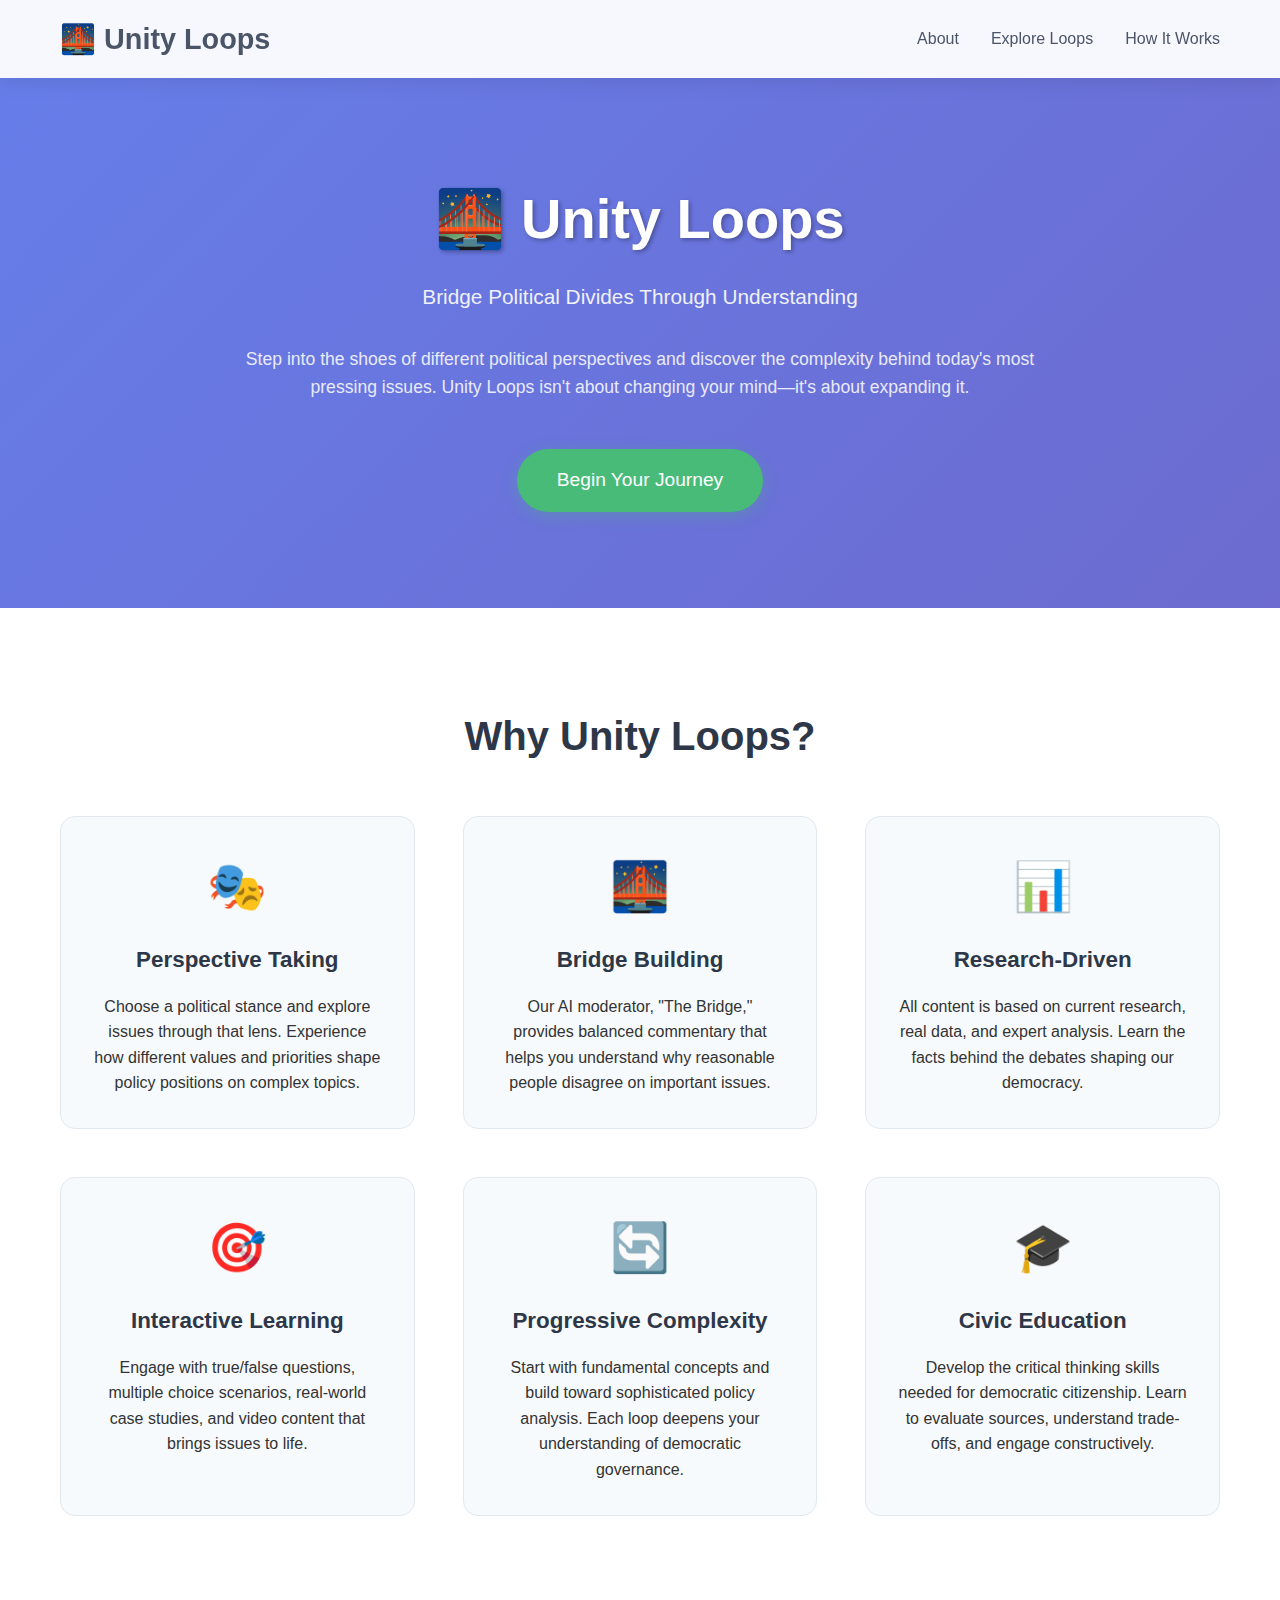
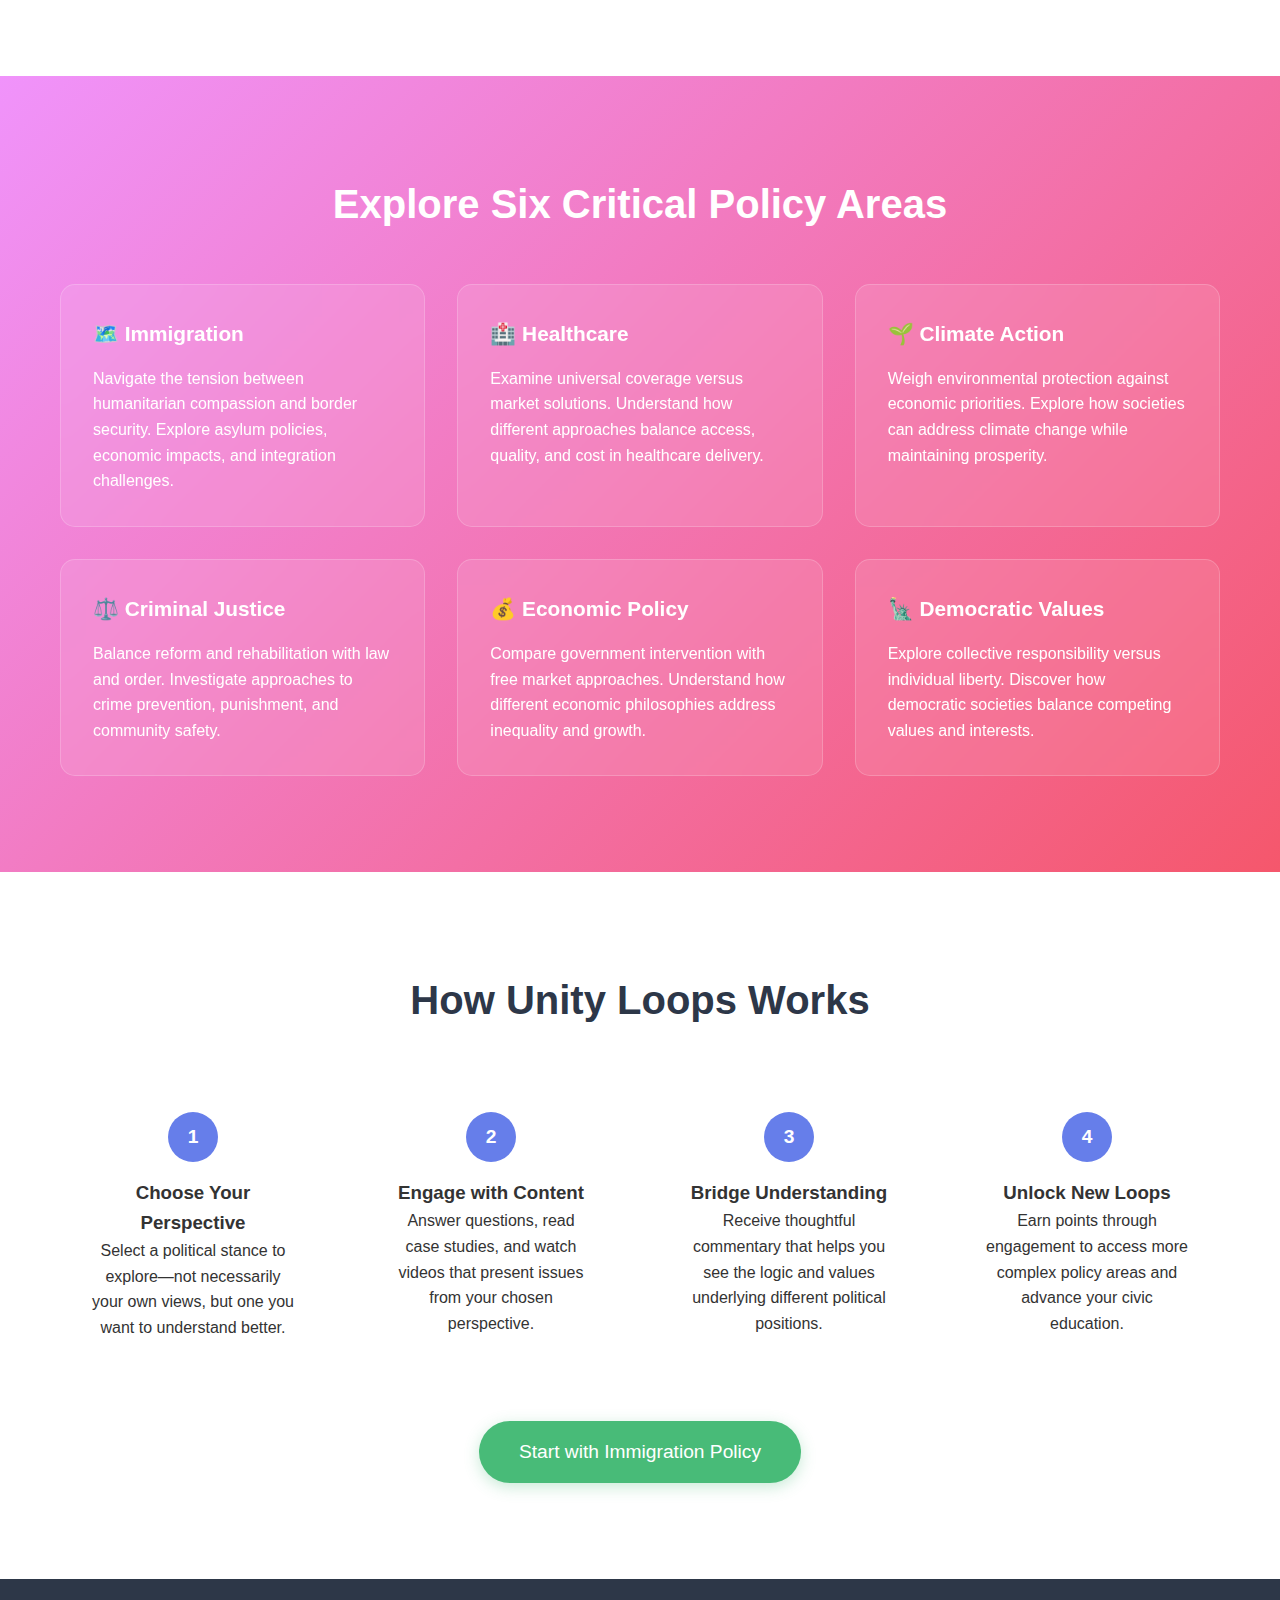
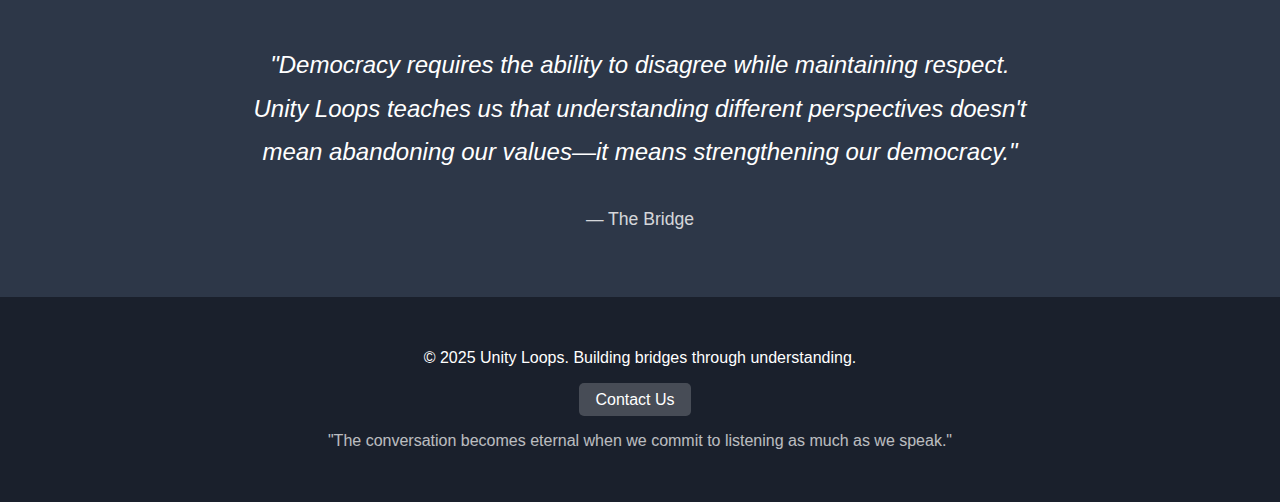
<file: index.html>
<!DOCTYPE html>
<html lang="en">
<head>
<!-- Google tag (gtag.js) -->
<script async src="https://www.googletagmanager.com/gtag/js?id=G-CG2D7DKJL5"></script>
<script>
  window.dataLayer = window.dataLayer || [];
  function gtag(){dataLayer.push(arguments);}
  gtag('js', new Date());

  gtag('config', 'G-CG2D7DKJL5');
</script>
    <meta charset="UTF-8">
    <meta name="viewport" content="width=device-width, initial-scale=1.0">
    <title>Unity Loops - Bridge Political Divides Through Understanding</title>
    <style>
        * {
            margin: 0;
            padding: 0;
            box-sizing: border-box;
        }

        body {
            font-family: 'Segoe UI', Tahoma, Geneva, Verdana, sans-serif;
            line-height: 1.6;
            color: #333;
            background: linear-gradient(135deg, #667eea 0%, #764ba2 100%);
            min-height: 100vh;
        }

        .container {
            max-width: 1200px;
            margin: 0 auto;
            padding: 0 20px;
        }

        header {
            background: rgba(255, 255, 255, 0.95);
            backdrop-filter: blur(10px);
            padding: 1rem 0;
            box-shadow: 0 2px 20px rgba(0,0,0,0.1);
        }

        nav {
            display: flex;
            justify-content: space-between;
            align-items: center;
        }

        .logo {
            font-size: 1.8rem;
            font-weight: bold;
            color: #4a5568;
        }

        .nav-links {
            display: flex;
            list-style: none;
            gap: 2rem;
        }

        .nav-links a {
            text-decoration: none;
            color: #4a5568;
            font-weight: 500;
            transition: color 0.3s ease;
        }

        .nav-links a:hover {
            color: #667eea;
        }

        .hero {
            text-align: center;
            padding: 6rem 0;
            color: white;
        }

        .hero h1 {
            font-size: 3.5rem;
            margin-bottom: 1rem;
            text-shadow: 2px 2px 4px rgba(0,0,0,0.3);
        }

        .hero .subtitle {
            font-size: 1.3rem;
            margin-bottom: 2rem;
            opacity: 0.9;
        }

        .hero .description {
            font-size: 1.1rem;
            max-width: 800px;
            margin: 0 auto 3rem;
            opacity: 0.85;
        }

        .cta-button {
            display: inline-block;
            background: #48bb78;
            color: white;
            padding: 1rem 2.5rem;
            font-size: 1.2rem;
            text-decoration: none;
            border-radius: 50px;
            transition: all 0.3s ease;
            box-shadow: 0 4px 15px rgba(72, 187, 120, 0.3);
        }

        .cta-button:hover {
            background: #38a169;
            transform: translateY(-2px);
            box-shadow: 0 6px 20px rgba(72, 187, 120, 0.4);
        }

        .features {
            background: white;
            padding: 6rem 0;
        }

        .features h2 {
            text-align: center;
            font-size: 2.5rem;
            margin-bottom: 3rem;
            color: #2d3748;
        }

        .feature-grid {
            display: grid;
            grid-template-columns: repeat(auto-fit, minmax(300px, 1fr));
            gap: 3rem;
            margin-bottom: 4rem;
        }

        .feature-card {
            background: #f7fafc;
            padding: 2rem;
            border-radius: 15px;
            text-align: center;
            transition: transform 0.3s ease;
            border: 1px solid #e2e8f0;
        }

        .feature-card:hover {
            transform: translateY(-5px);
            box-shadow: 0 10px 25px rgba(0,0,0,0.1);
        }

        .feature-icon {
            font-size: 3rem;
            margin-bottom: 1rem;
        }

        .feature-card h3 {
            font-size: 1.4rem;
            margin-bottom: 1rem;
            color: #2d3748;
        }

        .loops-section {
            background: linear-gradient(135deg, #f093fb 0%, #f5576c 100%);
            padding: 6rem 0;
            color: white;
        }

        .loops-section h2 {
            text-align: center;
            font-size: 2.5rem;
            margin-bottom: 3rem;
        }

        .loops-grid {
            display: grid;
            grid-template-columns: repeat(auto-fit, minmax(350px, 1fr));
            gap: 2rem;
        }

        .loop-card {
            background: rgba(255, 255, 255, 0.1);
            backdrop-filter: blur(10px);
            padding: 2rem;
            border-radius: 15px;
            border: 1px solid rgba(255, 255, 255, 0.2);
            transition: all 0.3s ease;
        }

        .loop-card:hover {
            background: rgba(255, 255, 255, 0.2);
            transform: translateY(-3px);
        }

        .loop-card h3 {
            font-size: 1.3rem;
            margin-bottom: 1rem;
            display: flex;
            align-items: center;
            gap: 0.5rem;
        }

        .how-it-works {
            background: white;
            padding: 6rem 0;
        }

        .how-it-works h2 {
            text-align: center;
            font-size: 2.5rem;
            margin-bottom: 3rem;
            color: #2d3748;
        }

        .steps {
            display: grid;
            grid-template-columns: repeat(auto-fit, minmax(250px, 1fr));
            gap: 2rem;
            margin-bottom: 3rem;
        }

        .step {
            text-align: center;
            padding: 2rem;
        }

        .step-number {
            display: inline-block;
            width: 50px;
            height: 50px;
            background: #667eea;
            color: white;
            border-radius: 50%;
            line-height: 50px;
            font-size: 1.2rem;
            font-weight: bold;
            margin-bottom: 1rem;
        }

        .quote-section {
            background: #2d3748;
            color: white;
            padding: 4rem 0;
            text-align: center;
        }

        .quote {
            font-size: 1.5rem;
            font-style: italic;
            max-width: 800px;
            margin: 0 auto 2rem;
            line-height: 1.8;
        }

        .quote-author {
            font-size: 1.1rem;
            opacity: 0.8;
        }

        footer {
            background: #1a202c;
            color: white;
            padding: 3rem 0;
            text-align: center;
        }

        @media (max-width: 768px) {
            .hero h1 {
                font-size: 2.5rem;
            }
            
            .hero .subtitle {
                font-size: 1.1rem;
            }
            
            .nav-links {
                display: none;
            }
        }
    </style>
</head>
<body>
    <header>
        <nav class="container">
            <div class="logo">🌉 Unity Loops</div>
            <ul class="nav-links">
                <li><a href="#about">About</a></li>
                <li><a href="#loops">Explore Loops</a></li>
                <li><a href="#how">How It Works</a></li>
            </ul>
        </nav>
    </header>

    <section class="hero">
        <div class="container">
            <h1>🌉 Unity Loops</h1>
            <p class="subtitle">Bridge Political Divides Through Understanding</p>
            <p class="description">
                Step into the shoes of different political perspectives and discover the complexity behind today's most pressing issues. 
                Unity Loops isn't about changing your mind—it's about expanding it.
            </p>
            <a href="immigration.html" class="cta-button">Begin Your Journey</a>
        </div>
    </section>

    <section class="features" id="about">
        <div class="container">
            <h2>Why Unity Loops?</h2>
            <div class="feature-grid">
                <div class="feature-card">
                    <div class="feature-icon">🎭</div>
                    <h3>Perspective Taking</h3>
                    <p>Choose a political stance and explore issues through that lens. Experience how different values and priorities shape policy positions on complex topics.</p>
                </div>
                <div class="feature-card">
                    <div class="feature-icon">🌉</div>
                    <h3>Bridge Building</h3>
                    <p>Our AI moderator, "The Bridge," provides balanced commentary that helps you understand why reasonable people disagree on important issues.</p>
                </div>
                <div class="feature-card">
                    <div class="feature-icon">📊</div>
                    <h3>Research-Driven</h3>
                    <p>All content is based on current research, real data, and expert analysis. Learn the facts behind the debates shaping our democracy.</p>
                </div>
                <div class="feature-card">
                    <div class="feature-icon">🎯</div>
                    <h3>Interactive Learning</h3>
                    <p>Engage with true/false questions, multiple choice scenarios, real-world case studies, and video content that brings issues to life.</p>
                </div>
                <div class="feature-card">
                    <div class="feature-icon">🔄</div>
                    <h3>Progressive Complexity</h3>
                    <p>Start with fundamental concepts and build toward sophisticated policy analysis. Each loop deepens your understanding of democratic governance.</p>
                </div>
                <div class="feature-card">
                    <div class="feature-icon">🎓</div>
                    <h3>Civic Education</h3>
                    <p>Develop the critical thinking skills needed for democratic citizenship. Learn to evaluate sources, understand trade-offs, and engage constructively.</p>
                </div>
            </div>
        </div>
    </section>

    <section class="loops-section" id="loops">
        <div class="container">
            <h2>Explore Six Critical Policy Areas</h2>
            <div class="loops-grid">
                <div class="loop-card">
                    <h3>🗺️ Immigration</h3>
                    <p>Navigate the tension between humanitarian compassion and border security. Explore asylum policies, economic impacts, and integration challenges.</p>
                </div>
                <div class="loop-card">
                    <h3>🏥 Healthcare</h3>
                    <p>Examine universal coverage versus market solutions. Understand how different approaches balance access, quality, and cost in healthcare delivery.</p>
                </div>
                <div class="loop-card">
                    <h3>🌱 Climate Action</h3>
                    <p>Weigh environmental protection against economic priorities. Explore how societies can address climate change while maintaining prosperity.</p>
                </div>
                <div class="loop-card">
                    <h3>⚖️ Criminal Justice</h3>
                    <p>Balance reform and rehabilitation with law and order. Investigate approaches to crime prevention, punishment, and community safety.</p>
                </div>
                <div class="loop-card">
                    <h3>💰 Economic Policy</h3>
                    <p>Compare government intervention with free market approaches. Understand how different economic philosophies address inequality and growth.</p>
                </div>
                <div class="loop-card">
                    <h3>🗽 Democratic Values</h3>
                    <p>Explore collective responsibility versus individual liberty. Discover how democratic societies balance competing values and interests.</p>
                </div>
            </div>
        </div>
    </section>

    <section class="how-it-works" id="how">
        <div class="container">
            <h2>How Unity Loops Works</h2>
            <div class="steps">
                <div class="step">
                    <div class="step-number">1</div>
                    <h3>Choose Your Perspective</h3>
                    <p>Select a political stance to explore—not necessarily your own views, but one you want to understand better.</p>
                </div>
                <div class="step">
                    <div class="step-number">2</div>
                    <h3>Engage with Content</h3>
                    <p>Answer questions, read case studies, and watch videos that present issues from your chosen perspective.</p>
                </div>
                <div class="step">
                    <div class="step-number">3</div>
                    <h3>Bridge Understanding</h3>
                    <p>Receive thoughtful commentary that helps you see the logic and values underlying different political positions.</p>
                </div>
                <div class="step">
                    <div class="step-number">4</div>
                    <h3>Unlock New Loops</h3>
                    <p>Earn points through engagement to access more complex policy areas and advance your civic education.</p>
                </div>
            </div>
            <div style="text-align: center;">
                <a href="immigration.html" class="cta-button">Start with Immigration Policy</a>
            </div>
        </div>
    </section>

    <section class="quote-section">
        <div class="container">
            <p class="quote">
                "Democracy requires the ability to disagree while maintaining respect. Unity Loops teaches us that understanding different perspectives doesn't mean abandoning our values—it means strengthening our democracy."
            </p>
            <p class="quote-author">— The Bridge</p>
        </div>
    </section>

    <footer>
    <div class="container">
        <p>&copy; 2025 Unity Loops. Building bridges through understanding.</p>
        <p style="margin-top: 1rem;">
            <a href="contact.html" style="color: #fff; text-decoration: none; padding: 8px 16px; background: rgba(255,255,255,0.2); border-radius: 5px; margin-right: 10px;">Contact Us</a>
        </p>
        <p style="margin-top: 1rem; opacity: 0.7;">
            "The conversation becomes eternal when we commit to listening as much as we speak."
        </p>
    </div>
</footer>
</file>
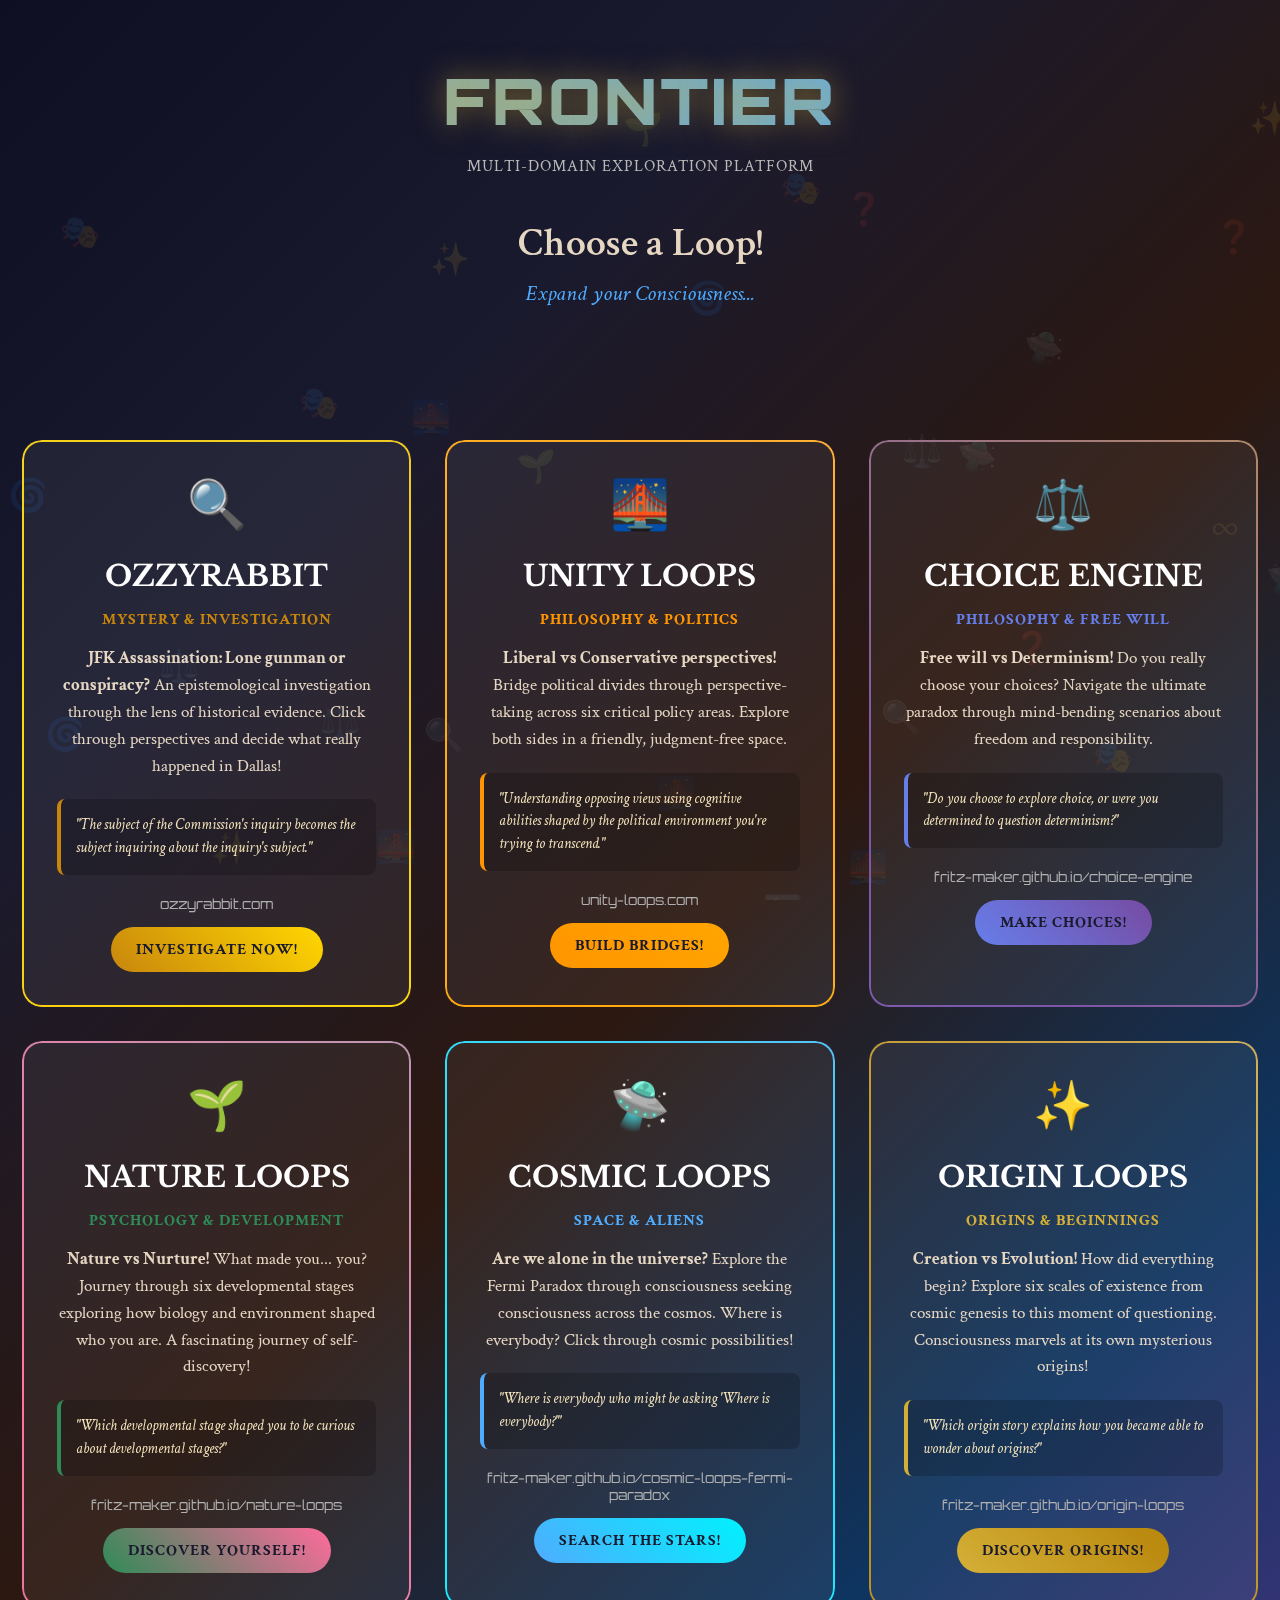
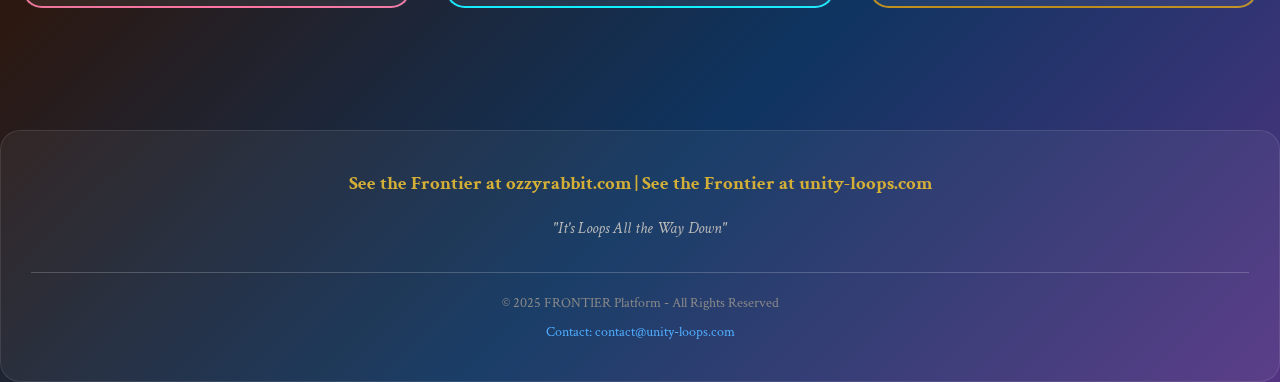
<file: hub/index.html>
<!DOCTYPE html>
<html lang="en">
<head>
    <meta charset="UTF-8">
    <meta name="viewport" content="width=device-width, initial-scale=1.0">
    <title>FRONTIER: Choose a Loop - Consciousness Exploration Platform</title>
    <meta name="description" content="FRONTIER - Explore consciousness through 6 interactive loops: OzzyRabbit mysteries, Unity Loops politics, Choice Engine free will, Nature Loops psychology, Cosmic Loops aliens, and Origin Loops creation. It's Loops All the Way Down.">
    <meta name="keywords" content="consciousness, philosophy, political unity, free will, nature vs nurture, fermi paradox, origin stories, interactive loops">
    <meta property="og:title" content="FRONTIER: Choose a Loop">
    <meta property="og:description" content="Expand your consciousness through 6 mind-bending interactive loops exploring mystery, politics, free will, psychology, aliens, and origins.">
    <meta property="og:type" content="website">
    <meta property="og:url" content="https://unity-loops.com/hub">
    
    <!-- Google Analytics -->
    <script async src="https://www.googletagmanager.com/gtag/js?id=G-CG2D7DKJL5"></script>
    <script>
        window.dataLayer = window.dataLayer || [];
        function gtag(){dataLayer.push(arguments);}
        gtag('js', new Date());
        gtag('config', 'G-CG2D7DKJL5', {
            page_title: 'FRONTIER Hub',
            page_location: 'https://unity-loops.com/hub',
            custom_map: {
                'custom_parameter_1': 'loop_destination',
                'custom_parameter_2': 'navigation_source'
            }
        });
        
        // Track loop navigation
        function trackLoopNavigation(loopName, url) {
            gtag('event', 'loop_navigation', {
                'loop_destination': loopName,
                'navigation_source': 'frontier_hub',
                'outbound_url': url
            });
        }
    </script>
    
    <style>
        @import url('https://fonts.googleapis.com/css2?family=Crimson+Text:ital,wght@0,400;0,600;1,400&family=Libre+Baskerville:ital,wght@0,400;0,700;1,400&family=Orbitron:wght@400;700;900&display=swap');
        
        * {
            margin: 0;
            padding: 0;
            box-sizing: border-box;
        }
        
        body {
            font-family: 'Crimson Text', serif;
            background: linear-gradient(135deg, #0f0f23 0%, #1a1a2e 25%, #2c1810 50%, #0e3460 75%, #533483 100%);
            color: #f4f1e8;
            min-height: 100vh;
            overflow-x: hidden;
            position: relative;
        }
        
        /* Mystical background elements */
        .mystical-bg {
            position: fixed;
            top: 0;
            left: 0;
            width: 100%;
            height: 100%;
            z-index: -1;
            overflow: hidden;
        }
        
        .floating-symbol {
            position: absolute;
            color: rgba(212, 175, 55, 0.1);
            font-size: 2rem;
            animation: float 20s infinite ease-in-out;
            pointer-events: none;
        }
        
        @keyframes float {
            0%, 100% { transform: translateY(0px) rotate(0deg); opacity: 0.1; }
            50% { transform: translateY(-20px) rotate(180deg); opacity: 0.3; }
        }
        
        .container {
            max-width: 1400px;
            margin: 0 auto;
            padding: 20px;
            position: relative;
            z-index: 1;
        }
        
        /* Header Section */
        .header {
            text-align: center;
            margin-bottom: 60px;
            padding: 40px 30px;
        }
        
        .main-title {
            font-family: 'Orbitron', monospace;
            font-size: 4rem;
            font-weight: 900;
            background: linear-gradient(45deg, #d4af37, #4facfe, #ff6b9d, #c471ed, #ffd700);
            background-size: 400% 400%;
            -webkit-background-clip: text;
            background-clip: text;
            -webkit-text-fill-color: transparent;
            animation: rainbow-flow 8s ease infinite;
            margin-bottom: 15px;
            text-shadow: 0 0 30px rgba(212, 175, 55, 0.5);
            letter-spacing: 3px;
        }
        
        @keyframes rainbow-flow {
            0% { background-position: 0% 50%; }
            50% { background-position: 100% 50%; }
            100% { background-position: 0% 50%; }
        }
        
        .platform-subtitle {
            font-size: 1rem;
            color: #b8b8b8;
            margin-bottom: 40px;
            font-weight: 300;
            letter-spacing: 1px;
            text-transform: uppercase;
        }
        
        .choose-loop {
            font-size: 2.5rem;
            color: #e6d7c3;
            margin-bottom: 10px;
            font-weight: 600;
        }
        
        .expand-consciousness {
            font-size: 1.4rem;
            color: #4facfe;
            margin-bottom: 30px;
            font-style: italic;
        }
        
        /* Loop Grid */
        .loops-grid {
            display: grid;
            grid-template-columns: repeat(auto-fit, minmax(380px, 1fr));
            gap: 30px;
            margin: 50px 0;
        }
        
        .loop-shrine {
            background: rgba(255, 255, 255, 0.06);
            border-radius: 20px;
            padding: 35px;
            position: relative;
            transition: all 0.5s cubic-bezier(0.4, 0, 0.2, 1);
            cursor: pointer;
            overflow: hidden;
            border: 2px solid transparent;
            background-clip: padding-box;
        }
        
        .loop-shrine::before {
            content: '';
            position: absolute;
            top: 0;
            left: 0;
            right: 0;
            bottom: 0;
            border-radius: 20px;
            padding: 2px;
            background: linear-gradient(45deg, var(--shrine-color-1), var(--shrine-color-2), var(--shrine-color-3));
            background-size: 400% 400%;
            animation: shrine-border 12s ease infinite;
            -webkit-mask: linear-gradient(#fff 0 0) content-box, linear-gradient(#fff 0 0);
            mask: linear-gradient(#fff 0 0) content-box, linear-gradient(#fff 0 0);
            -webkit-mask-composite: xor;
            mask-composite: exclude;
            z-index: -1;
        }
        
        @keyframes shrine-border {
            0% { background-position: 0% 50%; }
            50% { background-position: 100% 50%; }
            100% { background-position: 0% 50%; }
        }
        
        .loop-shrine:hover {
            transform: translateY(-10px) scale(1.03);
            box-shadow: 0 25px 50px rgba(0, 0, 0, 0.3);
        }
        
        /* Individual shrine themes */
        .ozzyrabbit { --shrine-color-1: #c8860d; --shrine-color-2: #ffd700; --shrine-color-3: #d4af37; }
        .unity-loops { --shrine-color-1: #ff9500; --shrine-color-2: #ffa500; --shrine-color-3: #ffb366; }
        .choice-engine { --shrine-color-1: #667eea; --shrine-color-2: #764ba2; --shrine-color-3: #FFD700; }
        .nature-nurture { --shrine-color-1: #2E8B57; --shrine-color-2: #FF6B9D; --shrine-color-3: #4ECDC4; }
        .cosmic-loops { --shrine-color-1: #4facfe; --shrine-color-2: #00f2fe; --shrine-color-3: #c471ed; }
        .origin-loops { --shrine-color-1: #d4af37; --shrine-color-2: #b8860b; --shrine-color-3: #f4e4bc; }
        
        .shrine-icon {
            font-size: 3rem;
            margin-bottom: 20px;
            display: block;
            text-align: center;
        }
        
        .shrine-title {
            font-family: 'Libre Baskerville', serif;
            font-size: 1.8rem;
            color: #ffffff;
            margin-bottom: 15px;
            font-weight: bold;
            text-align: center;
        }
        
        .shrine-vs {
            font-size: 1rem;
            color: var(--shrine-color-1);
            text-align: center;
            margin-bottom: 15px;
            font-weight: bold;
            text-transform: uppercase;
            letter-spacing: 1px;
        }
        
        .shrine-essence {
            color: #e6d7c3;
            font-size: 1.05rem;
            line-height: 1.6;
            margin-bottom: 20px;
            text-align: center;
        }
        
        .shrine-koan {
            background: rgba(0, 0, 0, 0.2);
            border-left: 4px solid var(--shrine-color-1);
            padding: 15px;
            border-radius: 8px;
            font-style: italic;
            color: #f4e4bc;
            font-size: 0.95rem;
            line-height: 1.5;
            margin-bottom: 20px;
        }
        
        .shrine-location {
            text-align: center;
            color: #b0b0b0;
            font-size: 0.85rem;
            font-family: 'Orbitron', monospace;
            margin-bottom: 15px;
        }
        
        .shrine-button {
            background: linear-gradient(45deg, var(--shrine-color-1), var(--shrine-color-2));
            color: #1a1a2e;
            border: none;
            padding: 12px 25px;
            border-radius: 25px;
            font-weight: bold;
            cursor: pointer;
            text-decoration: none;
            display: block;
            text-align: center;
            transition: all 0.3s ease;
            font-size: 1rem;
            text-transform: uppercase;
            letter-spacing: 1px;
            margin: 0 auto;
            width: fit-content;
        }
        
        .shrine-button:hover {
            transform: scale(1.05);
            box-shadow: 0 8px 20px rgba(0,0,0,0.3);
        }
        
        /* Footer */
        .footer {
            text-align: center;
            padding: 40px 30px;
            background: rgba(255,255,255,0.05);
            border-radius: 20px;
            margin-top: 50px;
            border: 1px solid rgba(255,255,255,0.1);
        }
        
        .footer-taglines {
            color: #d4af37;
            font-size: 1.2rem;
            margin-bottom: 20px;
            font-weight: bold;
        }
        
        .footer-philosophy {
            color: #b8b8b8;
            font-style: italic;
            max-width: 600px;
            margin: 20px auto;
            line-height: 1.6;
        }
        
        .copyright-email {
            margin-top: 30px;
            padding-top: 20px;
            border-top: 1px solid rgba(255,255,255,0.2);
            font-size: 0.9rem;
            color: #888;
        }
        
        .copyright {
            margin-bottom: 10px;
        }
        
        .email {
            color: #4facfe;
        }
        
        @media (max-width: 768px) {
            .main-title {
                font-size: 2.5rem;
            }
            
            .choose-loop {
                font-size: 2rem;
            }
            
            .expand-consciousness {
                font-size: 1.2rem;
            }
            
            .loops-grid {
                grid-template-columns: 1fr;
                gap: 20px;
            }
            
            .container {
                padding: 15px;
            }
            
            .loop-shrine:hover {
                transform: translateY(-5px) scale(1.02);
            }
        }
    </style>
</head>
<body>
    <div class="mystical-bg" id="mysticalBg"></div>
    
    <div class="container">
        <header class="header">
            <h1 class="main-title">FRONTIER</h1>
            <p class="platform-subtitle">Multi-Domain Exploration Platform</p>
            <h2 class="choose-loop">Choose a Loop!</h2>
            <p class="expand-consciousness">Expand your Consciousness...</p>
        </header>
        
        <div class="loops-grid">
            <div class="loop-shrine ozzyrabbit" onclick="navigateToLoop('OzzyRabbit', 'http://ozzyrabbit.com')">
                <div class="shrine-icon">🔍</div>
                <h3 class="shrine-title">OZZYRABBIT</h3>
                <div class="shrine-vs">Mystery & Investigation</div>
                <p class="shrine-essence"><strong>JFK Assassination: Lone gunman or conspiracy?</strong> An epistemological investigation through the lens of historical evidence. Click through perspectives and decide what really happened in Dallas!</p>
                <div class="shrine-koan">"The subject of the Commission's inquiry becomes the subject inquiring about the inquiry's subject."</div>
                <div class="shrine-location">ozzyrabbit.com</div>
                <a href="http://ozzyrabbit.com" class="shrine-button" onclick="event.stopPropagation(); navigateToLoop('OzzyRabbit', 'http://ozzyrabbit.com');">Investigate Now!</a>
            </div>
            
            <div class="loop-shrine unity-loops" onclick="navigateToLoop('Unity Loops', 'https://unity-loops.com')">
                <div class="shrine-icon">🌉</div>
                <h3 class="shrine-title">UNITY LOOPS</h3>
                <div class="shrine-vs">Philosophy & Politics</div>
                <p class="shrine-essence"><strong>Liberal vs Conservative perspectives!</strong> Bridge political divides through perspective-taking across six critical policy areas. Explore both sides in a friendly, judgment-free space.</p>
                <div class="shrine-koan">"Understanding opposing views using cognitive abilities shaped by the political environment you're trying to transcend."</div>
                <div class="shrine-location">unity-loops.com</div>
                <a href="https://unity-loops.com" class="shrine-button" onclick="event.stopPropagation(); navigateToLoop('Unity Loops', 'https://unity-loops.com');">Build Bridges!</a>
            </div>
            
            <div class="loop-shrine choice-engine" onclick="navigateToLoop('Choice Engine', 'https://fritz-maker.github.io/choice-engine')">
                <div class="shrine-icon">⚖️</div>
                <h3 class="shrine-title">CHOICE ENGINE</h3>
                <div class="shrine-vs">Philosophy & Free Will</div>
                <p class="shrine-essence"><strong>Free will vs Determinism!</strong> Do you really choose your choices? Navigate the ultimate paradox through mind-bending scenarios about freedom and responsibility.</p>
                <div class="shrine-koan">"Do you choose to explore choice, or were you determined to question determinism?"</div>
                <div class="shrine-location">fritz-maker.github.io/choice-engine</div>
                <a href="https://fritz-maker.github.io/choice-engine" class="shrine-button" onclick="event.stopPropagation(); navigateToLoop('Choice Engine', 'https://fritz-maker.github.io/choice-engine');">Make Choices!</a>
            </div>
            
            <div class="loop-shrine nature-nurture" onclick="navigateToLoop('Nature Loops', 'https://fritz-maker.github.io/nature-loops')">
                <div class="shrine-icon">🌱</div>
                <h3 class="shrine-title">NATURE LOOPS</h3>
                <div class="shrine-vs">Psychology & Development</div>
                <p class="shrine-essence"><strong>Nature vs Nurture!</strong> What made you... you? Journey through six developmental stages exploring how biology and environment shaped who you are. A fascinating journey of self-discovery!</p>
                <div class="shrine-koan">"Which developmental stage shaped you to be curious about developmental stages?"</div>
                <div class="shrine-location">fritz-maker.github.io/nature-loops</div>
                <a href="https://fritz-maker.github.io/nature-loops" class="shrine-button" onclick="event.stopPropagation(); navigateToLoop('Nature Loops', 'https://fritz-maker.github.io/nature-loops');">Discover Yourself!</a>
            </div>
            
            <div class="loop-shrine cosmic-loops" onclick="navigateToLoop('Cosmic Loops', 'https://fritz-maker.github.io/cosmic-loops-fermi-paradox')">
                <div class="shrine-icon">🛸</div>
                <h3 class="shrine-title">COSMIC LOOPS</h3>
                <div class="shrine-vs">Space & Aliens</div>
                <p class="shrine-essence"><strong>Are we alone in the universe?</strong> Explore the Fermi Paradox through consciousness seeking consciousness across the cosmos. Where is everybody? Click through cosmic possibilities!</p>
                <div class="shrine-koan">"Where is everybody who might be asking 'Where is everybody?'"</div>
                <div class="shrine-location">fritz-maker.github.io/cosmic-loops-fermi-paradox</div>
                <a href="https://fritz-maker.github.io/cosmic-loops-fermi-paradox" class="shrine-button" onclick="event.stopPropagation(); navigateToLoop('Cosmic Loops', 'https://fritz-maker.github.io/cosmic-loops-fermi-paradox');">Search the Stars!</a>
            </div>
            
            <div class="loop-shrine origin-loops" onclick="navigateToLoop('Origin Loops', 'https://fritz-maker.github.io/origin-loops')">
                <div class="shrine-icon">✨</div>
                <h3 class="shrine-title">ORIGIN LOOPS</h3>
                <div class="shrine-vs">Origins & Beginnings</div>
                <p class="shrine-essence"><strong>Creation vs Evolution!</strong> How did everything begin? Explore six scales of existence from cosmic genesis to this moment of questioning. Consciousness marvels at its own mysterious origins!</p>
                <div class="shrine-koan">"Which origin story explains how you became able to wonder about origins?"</div>
                <div class="shrine-location">fritz-maker.github.io/origin-loops</div>
                <a href="https://fritz-maker.github.io/origin-loops" class="shrine-button" onclick="event.stopPropagation(); navigateToLoop('Origin Loops', 'https://fritz-maker.github.io/origin-loops');">Discover Origins!</a>
            </div>
        </div>
    </div>
    
    <footer class="footer">
        <div class="footer-taglines">
            See the Frontier at ozzyrabbit.com | See the Frontier at unity-loops.com
        </div>
        <p class="footer-philosophy">
            "It's Loops All the Way Down"
        </p>
        <div class="copyright-email">
            <div class="copyright">© 2025 FRONTIER Platform - All Rights Reserved</div>
            <div class="email">Contact: contact@unity-loops.com</div>
        </div>
    </footer>
    
    <script>
        // Analytics-enhanced navigation function
        function navigateToLoop(loopName, url) {
            trackLoopNavigation(loopName, url);
            setTimeout(() => {
                window.open(url, '_blank');
            }, 100); // Small delay to ensure analytics fires
        }
        
        // Create mystical floating symbols
        function createMysticalBackground() {
            const bg = document.getElementById('mysticalBg');
            const symbols = ['∞', '🌀', '✨', '🔄', '❓', '🎭', '🌉', '⚖️', '🌱', '🛸', '🔍'];
            
            for (let i = 0; i < 30; i++) {
                const symbol = document.createElement('div');
                symbol.className = 'floating-symbol';
                symbol.textContent = symbols[Math.floor(Math.random() * symbols.length)];
                symbol.style.left = Math.random() * 100 + '%';
                symbol.style.top = Math.random() * 100 + '%';
                symbol.style.animationDelay = Math.random() * 20 + 's';
                symbol.style.animationDuration = (15 + Math.random() * 10) + 's';
                bg.appendChild(symbol);
            }
        }
        
        // Track page engagement
        function trackEngagement() {
            // Track time on page
            let startTime = Date.now();
            
            window.addEventListener('beforeunload', function() {
                let timeSpent = Math.round((Date.now() - startTime) / 1000);
                gtag('event', 'hub_engagement', {
                    'time_on_page': timeSpent,
                    'page_title': 'FRONTIER Hub'
                });
            });
            
            // Track scroll depth
            let maxScroll = 0;
            window.addEventListener('scroll', function() {
                let scrollPercent = Math.round((window.scrollY / (document.body.scrollHeight - window.innerHeight)) * 100);
                if (scrollPercent > maxScroll) {
                    maxScroll = scrollPercent;
                }
            });
            
            // Track hover interactions
            const shrines = document.querySelectorAll('.loop-shrine');
            shrines.forEach((shrine, index) => {
                shrine.addEventListener('mouseenter', function() {
                    const loopName = this.querySelector('.shrine-title').textContent;
                    gtag('event', 'shrine_hover', {
                        'loop_name': loopName,
                        'shrine_position': index + 1
                    });
                });
            });
        }
        
        // Initialize
        document.addEventListener('DOMContentLoaded', function() {
            createMysticalBackground();
            trackEngagement();
            
            // Enhanced hover effects with analytics
            const shrines = document.querySelectorAll('.loop-shrine');
            shrines.forEach(shrine => {
                shrine.addEventListener('mouseenter', function() {
                    this.style.boxShadow = '0 30px 60px rgba(212, 175, 55, 0.3)';
                });
                
                shrine.addEventListener('mouseleave', function() {
                    this.style.boxShadow = 'none';
                });
            });
            
            // Track hub load
            gtag('event', 'hub_loaded', {
                'timestamp': new Date().toISOString(),
                'user_agent': navigator.userAgent.substring(0, 100)
            });
        });
    </script>
</body>
</html>
</file>
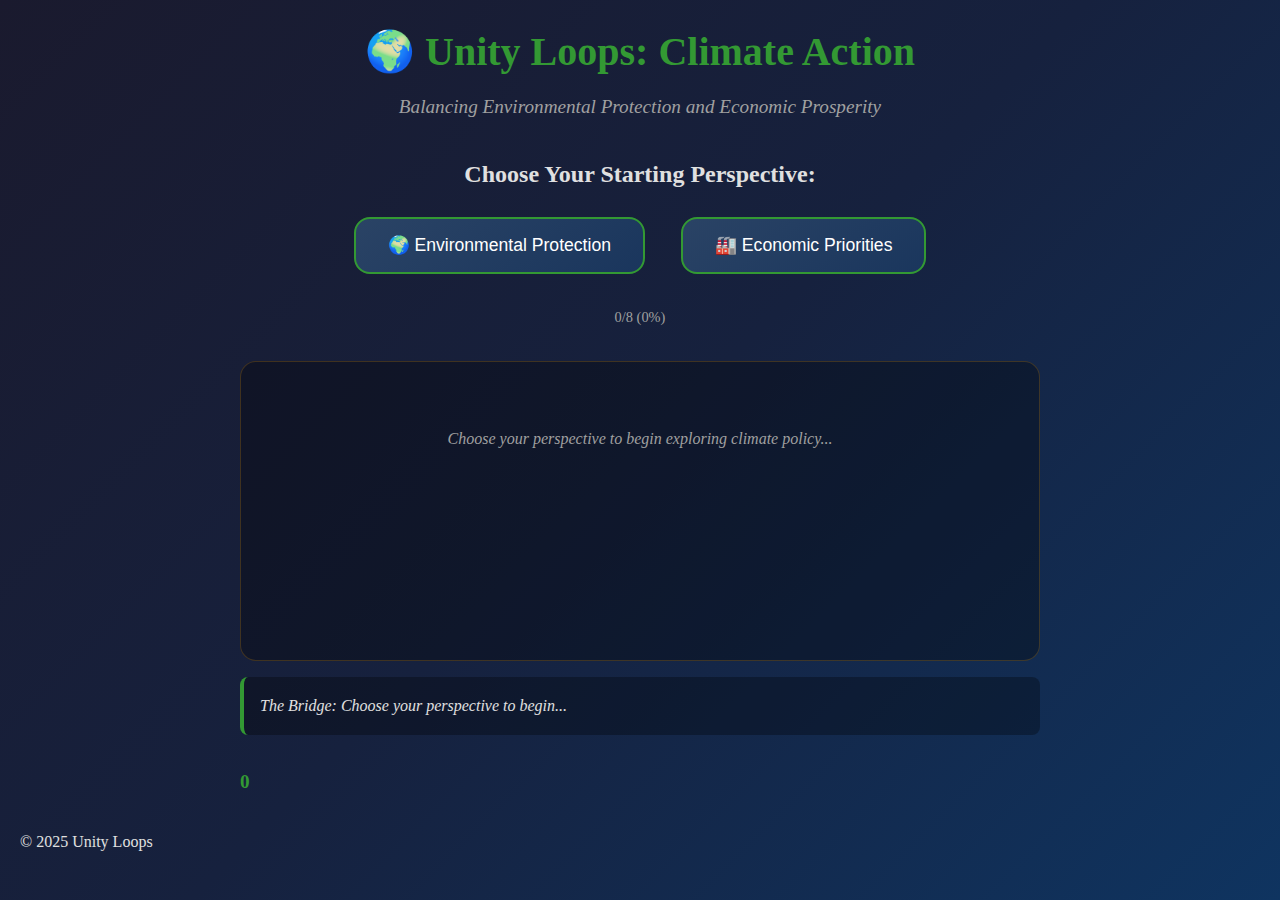
<file: climate.html>
<!DOCTYPE html>
<html lang="en">
<head>
    <meta charset="UTF-8">
    <meta name="viewport" content="width=device-width, initial-scale=1.0">
    <title>Unity Loops: Climate Action - Balancing Environment and Economy</title>
    <link rel="stylesheet" href="style.css">
    <style>
        :root {
            --loop-theme-color: hsl(120, 50%, 40%);
        }
    </style>
</head>
<body>
    <header>
        <h1>🌍 Unity Loops: Climate Action</h1>
        <p>Balancing Environmental Protection and Economic Prosperity</p>
    </header>

    <main>
        <div id="perspective-selection">
            <h2>Choose Your Starting Perspective:</h2>
            <button id="choose-left" class="perspective-btn">🌍 Environmental Protection</button>
            <button id="choose-right" class="perspective-btn">🏭 Economic Priorities</button>
        </div>

        <div id="progress-indicator">Loop: <span id="current-loop">Climate Action</span></div>
        <div id="unlock-status" class="hidden"></div>

        <section id="content-area">
            <div id="content-display">
                <p class="placeholder-text">Choose your perspective to begin exploring climate policy...</p>
            </div>
            <div id="bridge-commentary">
                <p class="placeholder-text">The Bridge observes: Here stands humanity's greatest test - urgent environmental action versus economic stability. Both sides claim to protect our future, but envision radically different paths...</p>
            </div>
        </section>

        <section id="controls-and-score">
            <button id="next-button">Explore the Next Perspective</button>
            <div id="current-score">Score: 0</div>
        </section>
    </main>

    <footer>
        <p>&copy; 2025 Unity Loops</p>
    </footer>

    <!-- Load content first, then game logic -->
    <script src="content/climate_content.js"></script>
    <script src="js/game_logic.js"></script>
</body>
</html>
</file>
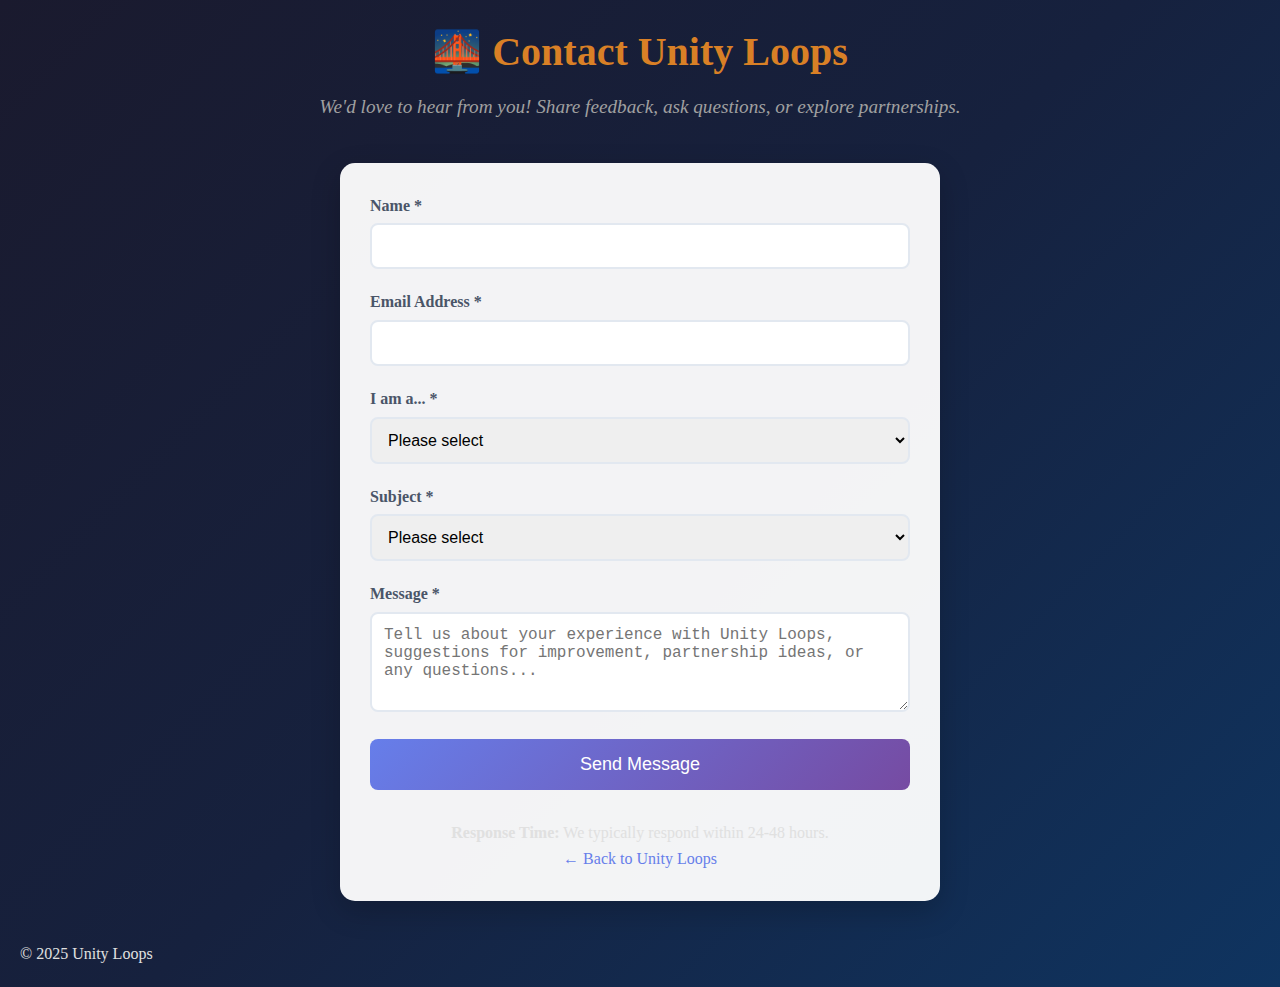
<file: contact.html>
<!DOCTYPE html>
<html lang="en">
<head>
    <!-- Google tag (gtag.js) -->
    <script async src="https://www.googletagmanager.com/gtag/js?id=G-CG2D7DKJL5"></script>
    <script>
      window.dataLayer = window.dataLayer || [];
      function gtag(){dataLayer.push(arguments);}
      gtag('js', new Date());
      gtag('config', 'G-CG2D7DKJL5');
    </script>
    <meta charset="UTF-8">
    <meta name="viewport" content="width=device-width, initial-scale=1.0">
    <title>Contact - Unity Loops</title>
    <link rel="stylesheet" href="style.css">
    <style>
        .contact-section {
            max-width: 600px;
            margin: 40px auto;
            padding: 30px;
            background: rgba(255, 255, 255, 0.95);
            border-radius: 15px;
            box-shadow: 0 10px 30px rgba(0,0,0,0.2);
        }
        .form-group {
            margin-bottom: 20px;
        }
        .form-group label {
            display: block;
            margin-bottom: 5px;
            font-weight: bold;
            color: #4a5568;
        }
        .form-group input,
        .form-group select,
        .form-group textarea {
            width: 100%;
            padding: 12px;
            border: 2px solid #e2e8f0;
            border-radius: 8px;
            font-size: 16px;
        }
        .form-group textarea {
            height: 100px;
            resize: vertical;
        }
        .submit-btn {
            background: linear-gradient(135deg, #667eea 0%, #764ba2 100%);
            color: white;
            padding: 15px 30px;
            border: none;
            border-radius: 8px;
            font-size: 18px;
            cursor: pointer;
            width: 100%;
        }
        .submit-btn:hover {
            transform: translateY(-2px);
            box-shadow: 0 5px 15px rgba(102, 126, 234, 0.4);
        }
    </style>
</head>
<body>
    <header>
        <h1>🌉 Contact Unity Loops</h1>
        <p>We'd love to hear from you! Share feedback, ask questions, or explore partnerships.</p>
    </header>
    
    <main>
        <div class="contact-section">
            <form action="https://formspree.io/f/xvgrejyy" method="POST">
                <div class="form-group">
                    <label for="name">Name *</label>
                    <input type="text" id="name" name="name" required>
                </div>

                <div class="form-group">
                    <label for="email">Email Address *</label>
                    <input type="email" id="email" name="email" required>
                </div>

                <div class="form-group">
                    <label for="role">I am a... *</label>
                    <select id="role" name="role" required>
                        <option value="">Please select</option>
                        <option value="educator">Educator/Teacher</option>
                        <option value="student">Student</option>
                        <option value="researcher">Researcher</option>
                        <option value="organization">Civic Organization</option>
                        <option value="citizen">Concerned Citizen</option>
                        <option value="other">Other</option>
                    </select>
                </div>

                <div class="form-group">
                    <label for="subject">Subject *</label>
                    <select id="subject" name="subject" required>
                        <option value="">Please select</option>
                        <option value="feedback">General Feedback</option>
                        <option value="partnership">Partnership Opportunity</option>
                        <option value="education">Educational Use</option>
                        <option value="technical">Technical Issue</option>
                        <option value="content">Content Suggestion</option>
                        <option value="other">Other</option>
                    </select>
                </div>

                <div class="form-group">
                    <label for="message">Message *</label>
                    <textarea id="message" name="message" placeholder="Tell us about your experience with Unity Loops, suggestions for improvement, partnership ideas, or any questions..." required></textarea>
                </div>

                <input type="hidden" name="_subject" value="Unity Loops Contact Form">
                <button type="submit" class="submit-btn">Send Message</button>
            </form>
            
            <div style="text-align: center; margin-top: 30px;">
                <p><strong>Response Time:</strong> We typically respond within 24-48 hours.</p>
                <a href="index.html" style="color: #667eea; text-decoration: none;">← Back to Unity Loops</a>
            </div>
        </div>
    </main>
    
    <footer>
        <p>&copy; 2025 Unity Loops</p>
    </footer>
</body>
</html>
</file>
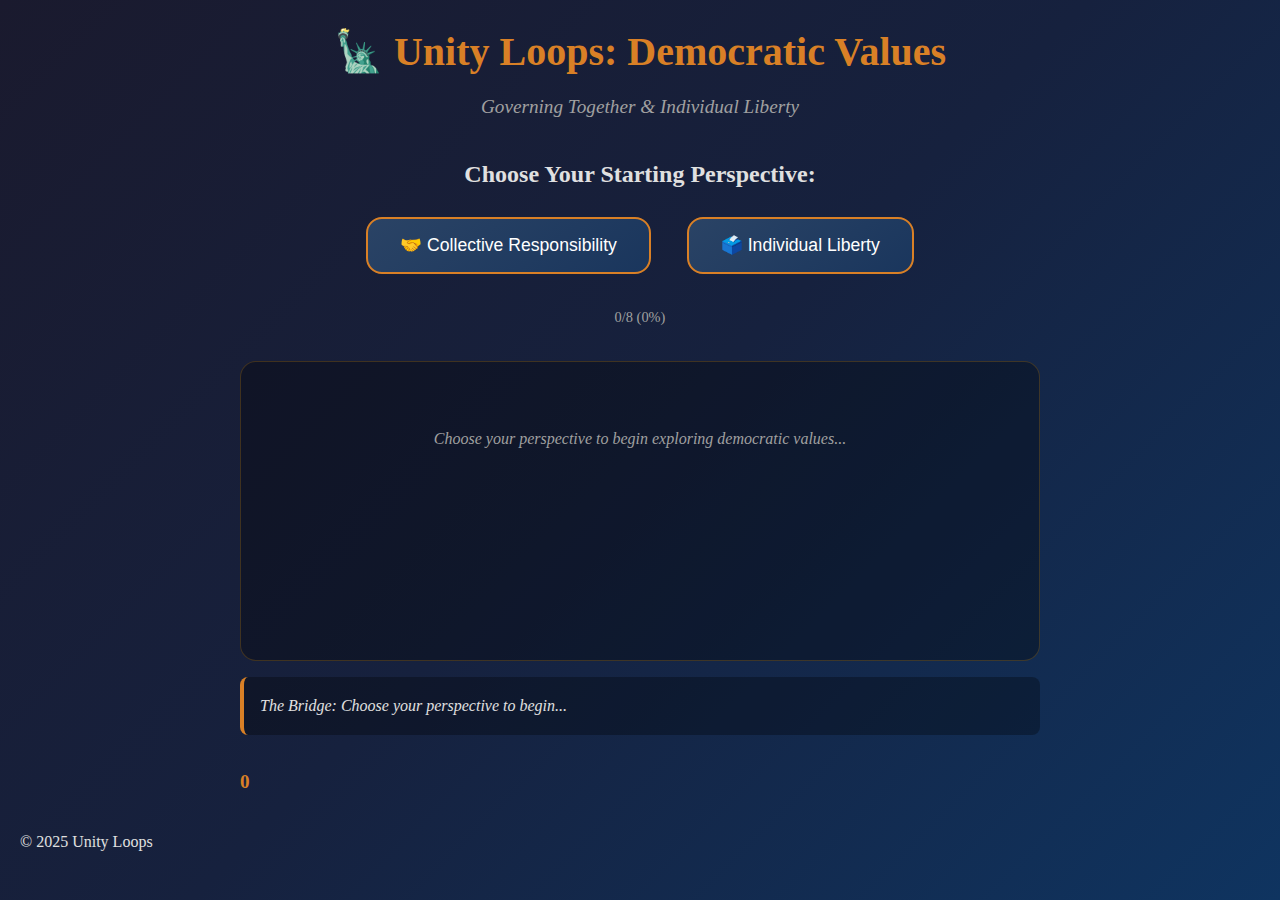
<file: democracy.html>
<!DOCTYPE html>
<html lang="en">
<head>
    <meta charset="UTF-8">
    <meta name="viewport" content="width=device-width, initial-scale=1.0">
    <title>Unity Loops: Democratic Values - Governing Together</title>
    <link rel="stylesheet" href="style.css">
</head>
<body>
    <header>
        <h1>🗽 Unity Loops: Democratic Values</h1>
        <p>Governing Together & Individual Liberty</p>
    </header>

    <main>
        <div id="perspective-selection">
            <h2>Choose Your Starting Perspective:</h2>
            <button id="choose-left" class="perspective-btn">🤝 Collective Responsibility</button>
            <button id="choose-right" class="perspective-btn">🗳️ Individual Liberty</button>
        </div>

        <div id="progress-indicator">Loop: <span id="current-loop">Democratic Values</span></div>
        <div id="unlock-status" class="hidden"></div>

        <section id="content-area">
            <div id="content-display">
                <p class="placeholder-text">Choose your perspective to begin exploring democratic values...</p>
            </div>
            <div id="bridge-commentary">
                <p class="placeholder-text">The Bridge observes: Choose your perspective to begin...</p>
            </div>
        </section>

        <section id="controls-and-score">
            <button id="next-button">Explore the Next Perspective</button>
            <div id="current-score">Score: 0</div>
        </section>
    </main>

    <footer>
        <p>&copy; 2025 Unity Loops</p>
    </footer>

    <!-- Load content first, then game logic -->
    <script src="content/loop6_content.js"></script>
    <script src="js/game_logic.js"></script>
</body>
</html>
</file>
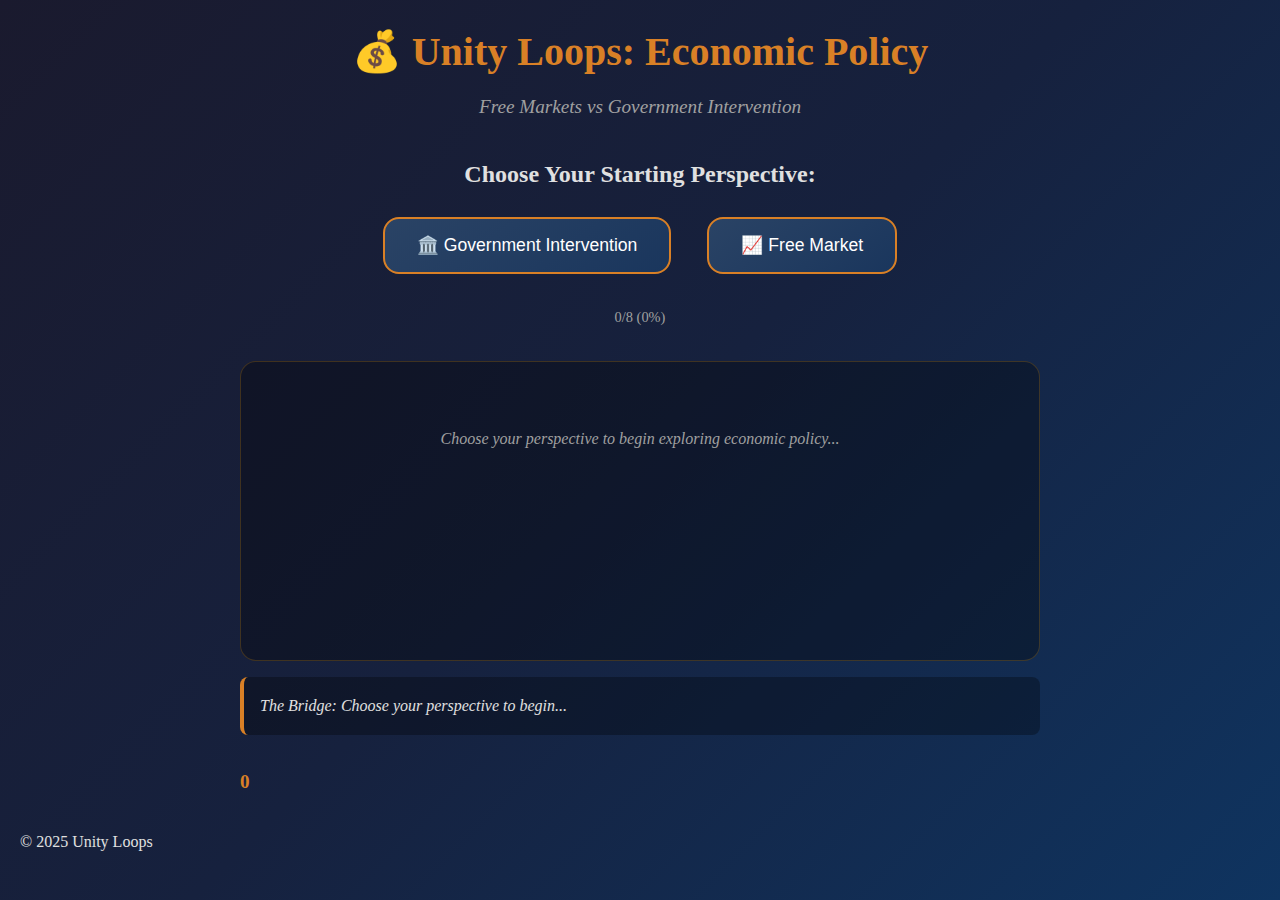
<file: economics.html>
<!DOCTYPE html>
<html lang="en">
<head>
<!-- Google tag (gtag.js) -->
<script async src="https://www.googletagmanager.com/gtag/js?id=G-CG2D7DKJL5"></script>
<script>
  window.dataLayer = window.dataLayer || [];
  function gtag(){dataLayer.push(arguments);}
  gtag('js', new Date());
  gtag('config', 'G-CG2D7DKJL5');
</script>
    <meta charset="UTF-8">
    <meta name="viewport" content="width=device-width, initial-scale=1.0">
    <title>Unity Loops: Economic Policy - Markets & Government</title>
    <link rel="stylesheet" href="style.css">
</head>
<body>
    <header>
        <h1>💰 Unity Loops: Economic Policy</h1>
        <p>Free Markets vs Government Intervention</p>
    </header>

    <main>
        <div id="perspective-selection">
            <h2>Choose Your Starting Perspective:</h2>
            <button id="choose-left" class="perspective-btn">🏛️ Government Intervention</button>
            <button id="choose-right" class="perspective-btn">📈 Free Market</button>
        </div>

        <div id="progress-indicator">Loop: <span id="current-loop">Economic Policy</span></div>
        <div id="unlock-status" class="hidden"></div>

        <section id="content-area">
            <div id="content-display">
                <p class="placeholder-text">Choose your perspective to begin exploring economic policy...</p>
            </div>
            <div id="bridge-commentary">
                <p class="placeholder-text">The Bridge observes: Choose your perspective to begin...</p>
            </div>
        </section>

        <section id="controls-and-score">
            <button id="next-button">Explore the Next Perspective</button>
            <div id="current-score">Score: 0</div>
        </section>
    </main>

    <footer>
        <p>&copy; 2025 Unity Loops</p>
    </footer>

    <!-- Load content first, then game logic -->
    <script src="content/economics_content.js"></script>
    <script src="js/game_logic.js"></script>
</body>
</html>
</file>
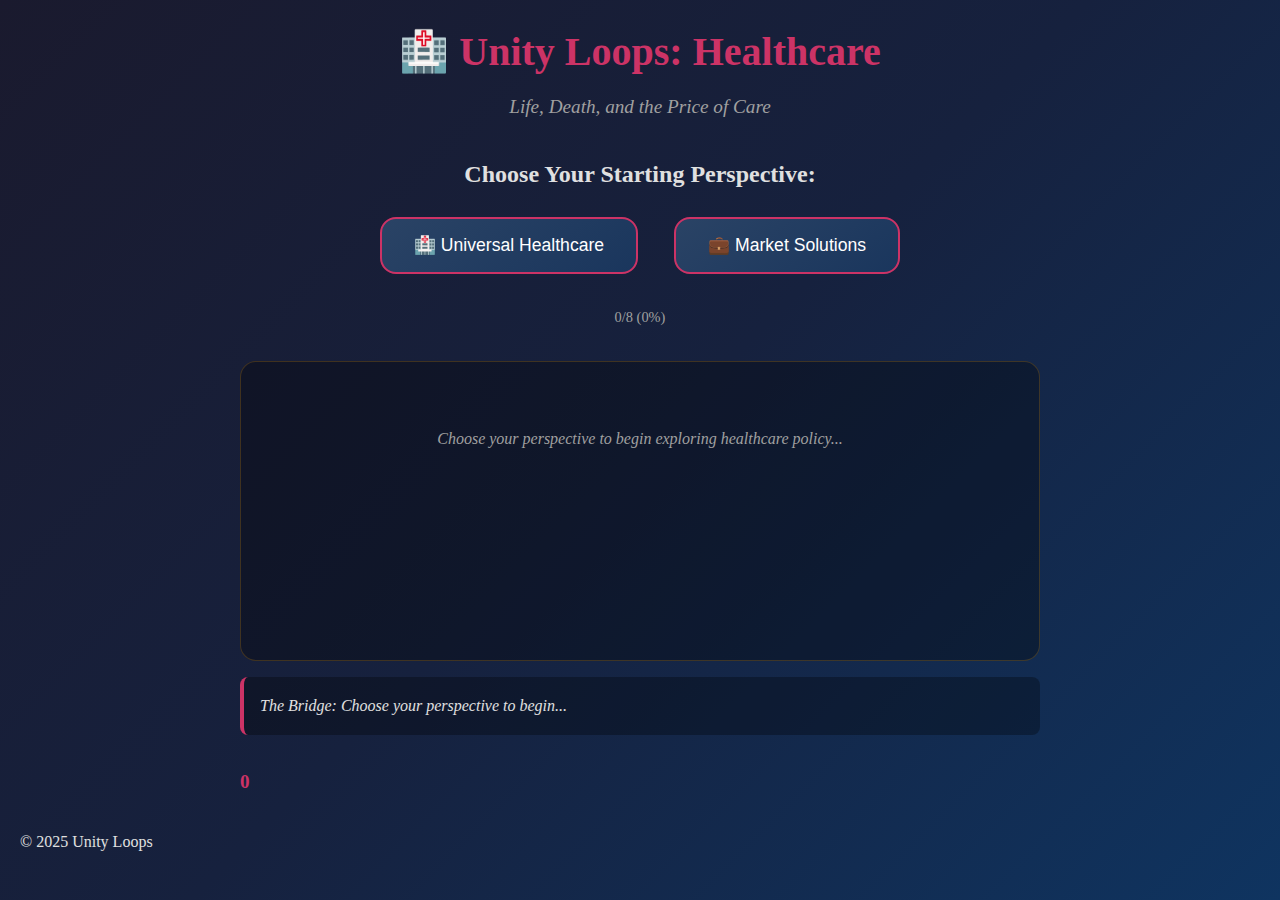
<file: healthcare.html>
<!DOCTYPE html>
<html lang="en">
<head>
    <meta charset="UTF-8">
    <meta name="viewport" content="width=device-width, initial-scale=1.0">
    <title>Unity Loops: Healthcare - Life, Death, and the Price of Care</title>
    <link rel="stylesheet" href="style.css">
    <style>
        :root {
            --loop-theme-color: hsl(340, 60%, 50%);
        }
    </style>
</head>
<body>
    <header>
        <h1>🏥 Unity Loops: Healthcare</h1>
        <p>Life, Death, and the Price of Care</p>
    </header>

    <main>
        <div id="perspective-selection">
            <h2>Choose Your Starting Perspective:</h2>
            <button id="choose-left" class="perspective-btn">🏥 Universal Healthcare</button>
            <button id="choose-right" class="perspective-btn">💼 Market Solutions</button>
        </div>

        <div id="progress-indicator">Loop: <span id="current-loop">Healthcare</span></div>
        <div id="unlock-status" class="hidden"></div>

        <section id="content-area">
            <div id="content-display">
                <p class="placeholder-text">Choose your perspective to begin exploring healthcare policy...</p>
            </div>
            <div id="bridge-commentary">
                <p class="placeholder-text">The Bridge observes: Where life meets economics, two visions collide...</p>
            </div>
        </section>

        <section id="controls-and-score">
            <button id="next-button">Explore the Next Perspective</button>
            <div id="current-score">Score: 0</div>
        </section>
    </main>

    <footer>
        <p>&copy; 2025 Unity Loops</p>
    </footer>

    <!-- Load content first, then game logic -->
    <script src="content/healthcare_content.js"></script>
    <script src="js/game_logic.js"></script>
</body>
</html>
</file>
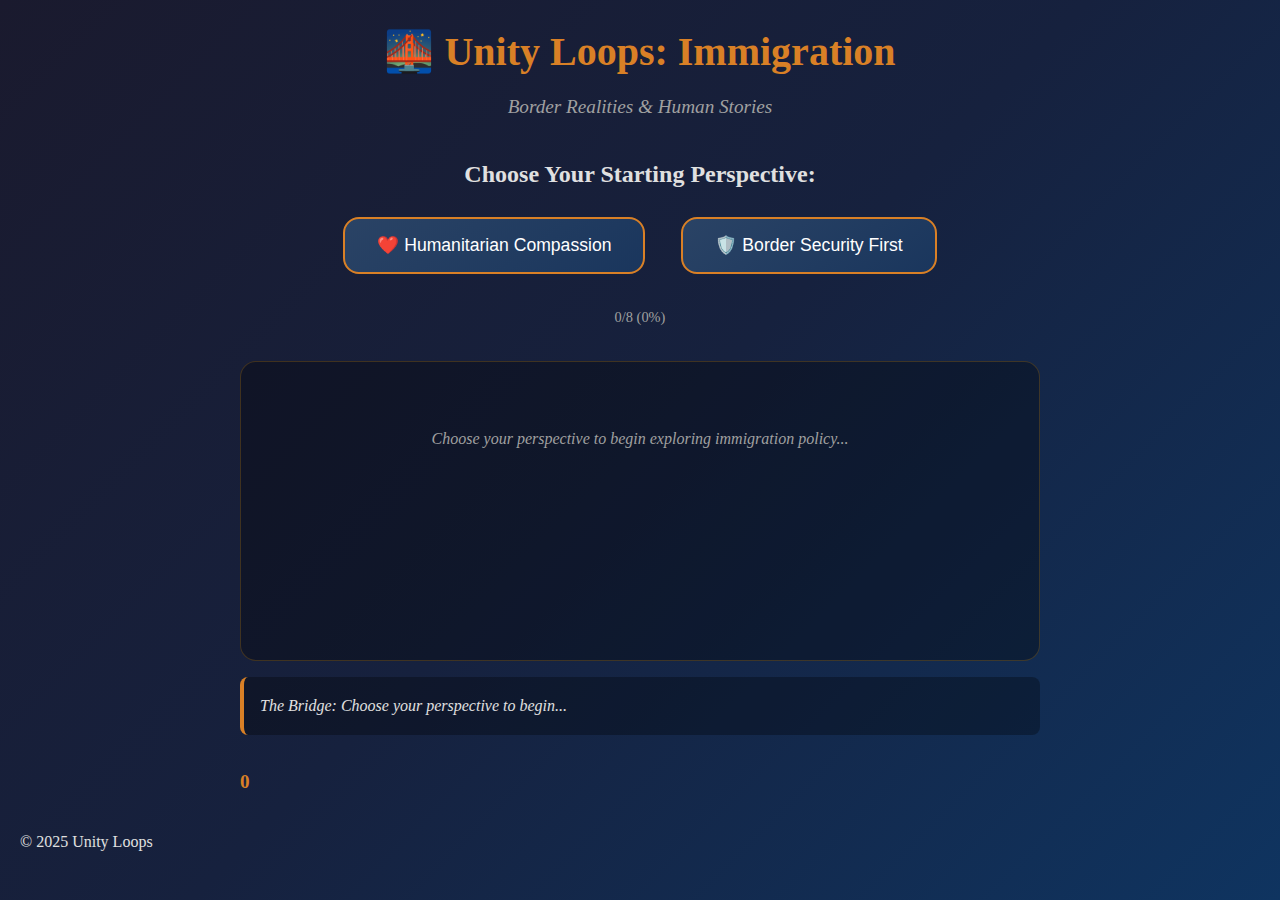
<file: immigration.html>
<!DOCTYPE html>
<html lang="en">
<head>
    <meta charset="UTF-8">
    <meta name="viewport" content="width=device-width, initial-scale=1.0">
    <title>Unity Loops: Immigration - Border Realities</title>
    <link rel="stylesheet" href="style.css">
</head>
<body>
    <header>
        <h1>🌉 Unity Loops: Immigration</h1>
        <p>Border Realities & Human Stories</p>
    </header>

    <main>
        <div id="perspective-selection">
            <h2>Choose Your Starting Perspective:</h2>
            <button id="choose-left" class="perspective-btn">❤️ Humanitarian Compassion</button>
            <button id="choose-right" class="perspective-btn">🛡️ Border Security First</button>
        </div>

        <div id="progress-indicator">Loop: <span id="current-loop">Immigration</span></div>
        <div id="unlock-status" class="hidden"></div>

        <section id="content-area">
            <div id="content-display">
                <p class="placeholder-text">Choose your perspective to begin exploring immigration policy...</p>
            </div>
            <div id="bridge-commentary">
                <p class="placeholder-text">The Bridge observes: Choose your perspective to begin...</p>
            </div>
        </section>

        <section id="controls-and-score">
            <button id="next-button">Explore the Next Perspective</button>
            <div id="current-score">Score: 0</div>
        </section>
    </main>

    <footer>
        <p>&copy; 2025 Unity Loops</p>
    </footer>

    <!-- Load content first, then game logic -->
    <script src="content/immigration_content.js"></script>
    <script src="js/game_logic.js"></script>
</body>
</html>
</file>
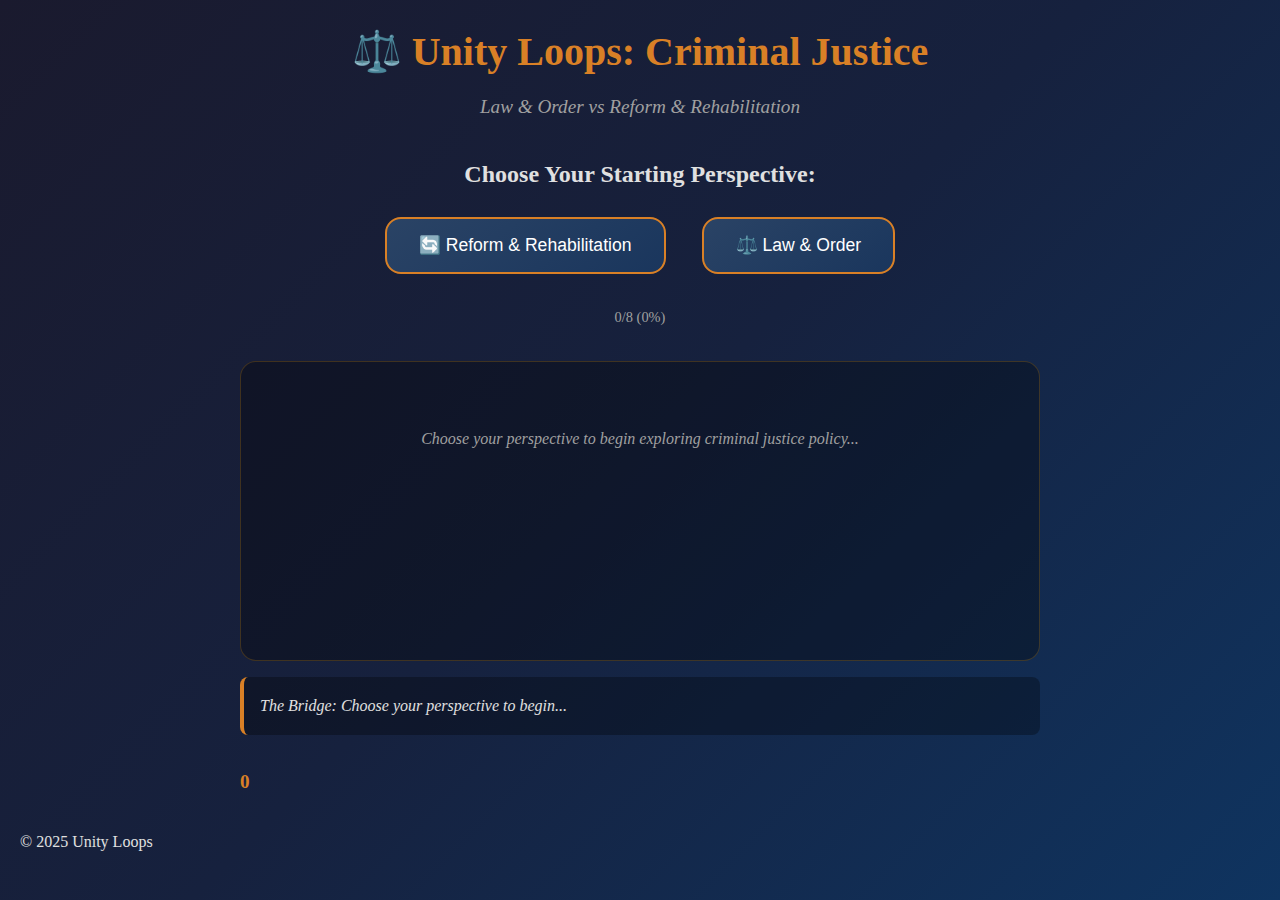
<file: justice.html>
<!DOCTYPE html>
<html lang="en">
<head>
<!-- Google tag (gtag.js) -->
<script async src="https://www.googletagmanager.com/gtag/js?id=G-CG2D7DKJL5"></script>
<script>
  window.dataLayer = window.dataLayer || [];
  function gtag(){dataLayer.push(arguments);}
  gtag('js', new Date());
  gtag('config', 'G-CG2D7DKJL5');
</script>
    <meta charset="UTF-8">
    <meta name="viewport" content="width=device-width, initial-scale=1.0">
    <title>Unity Loops: Criminal Justice - Law & Reform</title>
    <link rel="stylesheet" href="style.css">
</head>
<body>
    <header>
        <h1>⚖️ Unity Loops: Criminal Justice</h1>
        <p>Law & Order vs Reform & Rehabilitation</p>
    </header>

    <main>
        <div id="perspective-selection">
            <h2>Choose Your Starting Perspective:</h2>
            <button id="choose-left" class="perspective-btn">🔄 Reform & Rehabilitation</button>
<button id="choose-right" class="perspective-btn">⚖️ Law & Order</button>
        </div>

        <div id="progress-indicator">Loop: <span id="current-loop">Criminal Justice</span></div>
        <div id="unlock-status" class="hidden"></div>

        <section id="content-area">
            <div id="content-display">
                <p class="placeholder-text">Choose your perspective to begin exploring criminal justice policy...</p>
            </div>
            <div id="bridge-commentary">
                <p class="placeholder-text">The Bridge observes: Choose your perspective to begin...</p>
            </div>
        </section>

        <section id="controls-and-score">
            <button id="next-button">Explore the Next Perspective</button>
            <div id="current-score">Score: 0</div>
        </section>
    </main>

    <footer>
        <p>&copy; 2025 Unity Loops</p>
    </footer>

    <!-- Load content first, then game logic -->
    <script src="content/justice_content.js"></script>
    <script src="js/game_logic.js"></script>
</body>
</html>
</file>
<file: style.css>
/* ===== UNITY LOOPS - SIMPLE OZZYRABBIT STYLE =====*/
/* Basic styling that focuses on functionality */

:root {
    --loop-theme-color: hsl(30, 70%, 50%);
    --bg-primary: #1a1a2e;
    --bg-card: rgba(0, 0, 0, 0.3);
    --text-primary: #e0e0e0;
    --text-secondary: #a0a0a0;
    --success: #10b981;
    --danger: #ef4444;
}

* {
    margin: 0;
    padding: 0;
    box-sizing: border-box;
}

body {
    font-family: 'Georgia', serif;
    background: linear-gradient(135deg, #1a1a2e 0%, #16213e 50%, #0f3460 100%);
    color: var(--text-primary);
    min-height: 100vh;
    line-height: 1.6;
    padding: 20px;
}

/* Header */
header {
    text-align: center;
    margin-bottom: 2rem;
}

h1 {
    color: var(--loop-theme-color);
    font-size: 2.5em;
    margin-bottom: 0.5rem;
}

header p {
    color: var(--text-secondary);
    font-style: italic;
    font-size: 1.2em;
}

/* Main container */
main {
    max-width: 800px;
    margin: 0 auto;
}

/* Perspective selection */
#perspective-selection {
    text-align: center;
    margin: 2rem 0;
}

#perspective-selection h2 {
    color: var(--text-primary);
    margin-bottom: 1.5rem;
}

.perspective-btn {
    background: linear-gradient(145deg, #2a4365, #1a365d);
    border: 2px solid var(--loop-theme-color);
    color: white;
    padding: 1rem 2rem;
    margin: 0 1rem;
    border-radius: 1rem;
    cursor: pointer;
    font-size: 1.1em;
    transition: all 0.3s ease;
}

.perspective-btn:hover {
    background: linear-gradient(145deg, var(--loop-theme-color), #2a4365);
    transform: translateY(-3px);
}

.perspective-btn.selected {
    background: linear-gradient(145deg, var(--loop-theme-color), #e67e00);
    transform: scale(1.05);
}

.perspective-btn.dimmed {
    opacity: 0.4;
    transform: scale(0.95);
}

/* Progress indicator */
#progress-indicator {
    text-align: center;
    margin: 1rem 0;
    color: var(--text-secondary);
    font-size: 0.9em;
}

/* Content area */
#content-area {
    margin: 2rem 0;
}

#content-display {
    background: var(--bg-card);
    border-radius: 1rem;
    padding: 2rem;
    margin-bottom: 1rem;
    min-height: 300px;
    border: 1px solid rgba(255, 165, 0, 0.2);
}

/* Bridge commentary */
#bridge-commentary {
    background: var(--bg-card);
    border-left: 4px solid var(--loop-theme-color);
    padding: 1rem;
    border-radius: 0.5rem;
    font-style: italic;
    color: var(--text-primary);
}

/* Questions */
.question-container {
    text-align: center;
}

.question-container h3 {
    font-size: 1.3em;
    margin-bottom: 2rem;
    color: var(--text-primary);
    line-height: 1.5;
}

.tf-options, .mc-options {
    display: flex;
    flex-direction: column;
    gap: 1rem;
    max-width: 600px;
    margin: 0 auto;
}

.answer-btn {
    background: linear-gradient(145deg, #374151, #1f2937);
    border: 2px solid #6b7280;
    color: white;
    padding: 1rem;
    border-radius: 0.5rem;
    cursor: pointer;
    transition: all 0.3s ease;
    font-size: 1em;
    text-align: left;
}

.answer-btn:hover {
    background: linear-gradient(145deg, #4b5563, #374151);
    border-color: var(--loop-theme-color);
    transform: translateX(10px);
}

.answer-btn:disabled {
    cursor: not-allowed;
}

.answer-btn.correct-answer {
    background: linear-gradient(145deg, var(--success), #047857);
    border-color: var(--success);
}

.answer-btn.incorrect-answer {
    background: linear-gradient(145deg, var(--danger), #991b1b);
    border-color: var(--danger);
}

.answer-btn.show-correct {
    background: linear-gradient(145deg, var(--success), #047857);
    border-color: var(--success);
}

/* Factoids */
.factoid-container {
    text-align: center;
    padding: 1rem;
}

.factoid-text {
    font-size: 1.2em;
    line-height: 1.6;
    color: var(--text-primary);
    background: rgba(0, 0, 0, 0.2);
    padding: 1rem;
    border-radius: 0.5rem;
    border-left: 4px solid var(--loop-theme-color);
}

/* Videos */
.video-container {
    text-align: center;
}

.video-container h3 {
    margin-bottom: 1rem;
    color: var(--loop-theme-color);
}

.video-container iframe {
    width: 100%;
    height: 400px;
    border-radius: 0.5rem;
}

/* Controls and score */
#controls-and-score {
    display: flex;
    justify-content: space-between;
    align-items: center;
    margin: 2rem 0;
    flex-wrap: wrap;
    gap: 1rem;
}

#next-button {
    background: linear-gradient(145deg, var(--loop-theme-color), #e67e00);
    border: none;
    border-radius: 2rem;
    color: white;
    font-size: 1.1em;
    cursor: pointer;
    padding: 1rem 2rem;
    transition: all 0.3s ease;
}

#next-button:hover {
    background: linear-gradient(145deg, #ffb366, var(--loop-theme-color));
    transform: translateY(-3px);
}

#current-score {
    color: var(--loop-theme-color);
    font-weight: bold;
    font-size: 1.2em;
}

/* Loop completion */
.loop-complete {
    text-align: center;
    padding: 2rem;
}

.loop-complete h2 {
    color: var(--loop-theme-color);
    margin-bottom: 1rem;
}

/* Unlock status */
#unlock-status {
    margin: 2rem 0;
    padding: 2rem;
    border-radius: 1rem;
    text-align: center;
}

.unlock-success {
    background: rgba(74, 158, 255, 0.1);
    border: 2px solid #4a9eff;
}

.unlock-success h3 {
    color: #4a9eff;
    margin-bottom: 1rem;
}

.unlock-failed {
    background: rgba(239, 68, 68, 0.1);
    border: 2px solid var(--danger);
}

.unlock-failed h3 {
    color: var(--danger);
    margin-bottom: 1rem;
}

.strange-loop {
    background: rgba(255, 165, 0, 0.1);
    border: 2px solid var(--loop-theme-color);
    padding: 2rem;
    border-radius: 1rem;
}

.strange-loop h3 {
    color: var(--loop-theme-color);
    font-size: 2em;
    margin-bottom: 1rem;
}

/* Utility classes */
.hidden {
    display: none !important;
}

.placeholder-text {
    text-align: center;
    color: var(--text-secondary);
    font-style: italic;
    padding: 2rem;
}

/* Responsive design */
@media (max-width: 768px) {
    .perspective-btn {
        display: block;
        margin: 1rem auto;
        width: 80%;
    }
    
    #controls-and-score {
        flex-direction: column;
        text-align: center;
    }
    
    .answer-btn:hover {
        transform: translateX(5px);
    }
}

/* Focus styles for accessibility */
button:focus,
.answer-btn:focus,
.perspective-btn:focus {
    outline: 2px solid var(--loop-theme-color);
    outline-offset: 2px;
}
</file>
